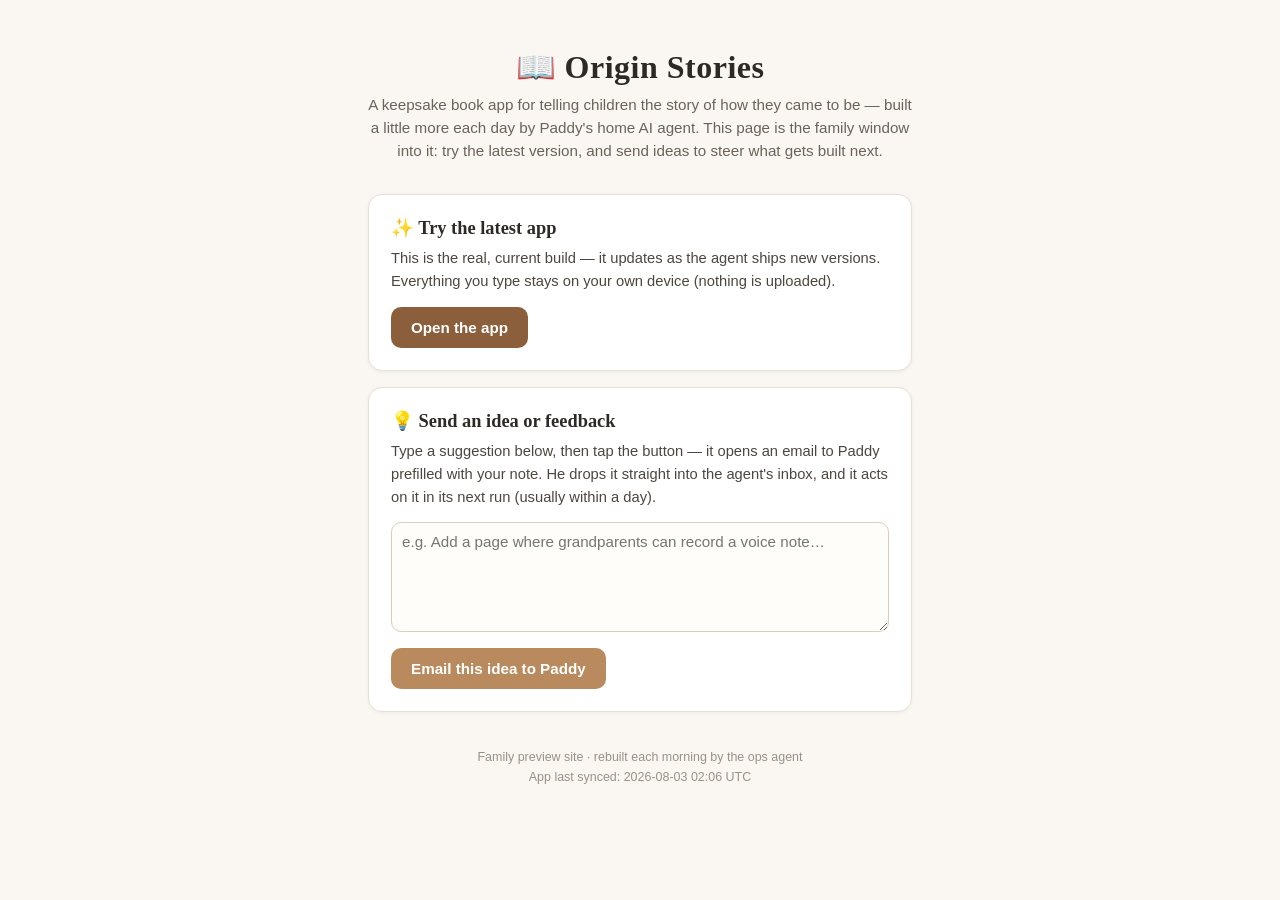
<file: index.html>
<!DOCTYPE html>
<html lang="en">
<head>
<meta charset="UTF-8">
<meta name="viewport" content="width=device-width, initial-scale=1.0">
<meta name="robots" content="noindex">
<title>Origin Stories — Family Preview</title>
<style>
  :root { --bg:#faf7f2; --card:#ffffff; --ink:#2d2a26; --accent:#8b5e3c; --accent2:#b98a5e; }
  * { box-sizing:border-box; margin:0; padding:0; }
  body { font-family:Georgia,'Times New Roman',serif; background:var(--bg); color:var(--ink);
         min-height:100vh; display:flex; flex-direction:column; align-items:center; padding:24px 16px 48px; }
  header { text-align:center; margin:24px 0 8px; }
  h1 { font-size:2rem; letter-spacing:.5px; }
  .sub { font-family:-apple-system,BlinkMacSystemFont,sans-serif; color:#6b635a; margin-top:8px;
         font-size:.95rem; max-width:34rem; line-height:1.5; }
  main { width:100%; max-width:34rem; display:flex; flex-direction:column; gap:16px; margin-top:24px; }
  .card { background:var(--card); border:1px solid #e8e0d5; border-radius:14px; padding:22px;
          box-shadow:0 1px 4px rgba(0,0,0,.05); }
  .card h2 { font-size:1.15rem; margin-bottom:8px; }
  .card p { font-family:-apple-system,BlinkMacSystemFont,sans-serif; font-size:.92rem;
            line-height:1.55; color:#4d463e; margin-bottom:14px; }
  .btn { display:inline-block; background:var(--accent); color:#fff; text-decoration:none;
         font-family:-apple-system,BlinkMacSystemFont,sans-serif; font-weight:600;
         padding:12px 20px; border-radius:10px; font-size:.95rem; }
  .btn.secondary { background:var(--accent2); }
  .btn:active { opacity:.85; }
  textarea { width:100%; min-height:110px; font-family:-apple-system,BlinkMacSystemFont,sans-serif;
             font-size:.95rem; padding:10px; border:1px solid #d8cec0; border-radius:10px;
             background:#fffdf9; resize:vertical; margin-bottom:12px; }
  footer { font-family:-apple-system,BlinkMacSystemFont,sans-serif; font-size:.78rem;
           color:#9a9188; margin-top:36px; text-align:center; line-height:1.6; }
</style>
</head>
<body>
<header>
  <h1>📖 Origin Stories</h1>
  <p class="sub">A keepsake book app for telling children the story of how they came to be —
  built a little more each day by Paddy's home AI agent. This page is the family window into it:
  try the latest version, and send ideas to steer what gets built next.</p>
</header>
<main>
  <div class="card">
    <h2>✨ Try the latest app</h2>
    <p>This is the real, current build — it updates as the agent ships new versions.
    Everything you type stays on your own device (nothing is uploaded).</p>
    <a class="btn" href="app/index.html">Open the app</a>
  </div>
  <div class="card">
    <h2>💡 Send an idea or feedback</h2>
    <p>Type a suggestion below, then tap the button — it opens an email to Paddy prefilled with
    your note. He drops it straight into the agent's inbox, and it acts on it in its next run
    (usually within a day).</p>
    <textarea id="idea" placeholder="e.g. Add a page where grandparents can record a voice note…"></textarea>
    <a class="btn secondary" id="send" href="#">Email this idea to Paddy</a>
  </div>
</main>
<footer>
  Family preview site · rebuilt each morning by the ops agent<br>
  <span id="stamp"></span>
</footer>
<script>
  document.getElementById('send').addEventListener('click', function (e) {
    e.preventDefault();
    var idea = document.getElementById('idea').value.trim() || '(wrote nothing — just saying hi)';
    location.href = 'mailto:paddyboroughs@gmail.com'
      + '?subject=' + encodeURIComponent('Origin Stories idea (for the identity-book agent)')
      + '&body=' + encodeURIComponent(idea + '\n\n— sent from the family preview site');
  });
  fetch('last-sync.txt').then(function(r){return r.ok?r.text():''}).then(function(t){
    if (t) document.getElementById('stamp').textContent = 'App last synced: ' + t.trim();
  }).catch(function(){});
</script>
</body>
</html>
</file>
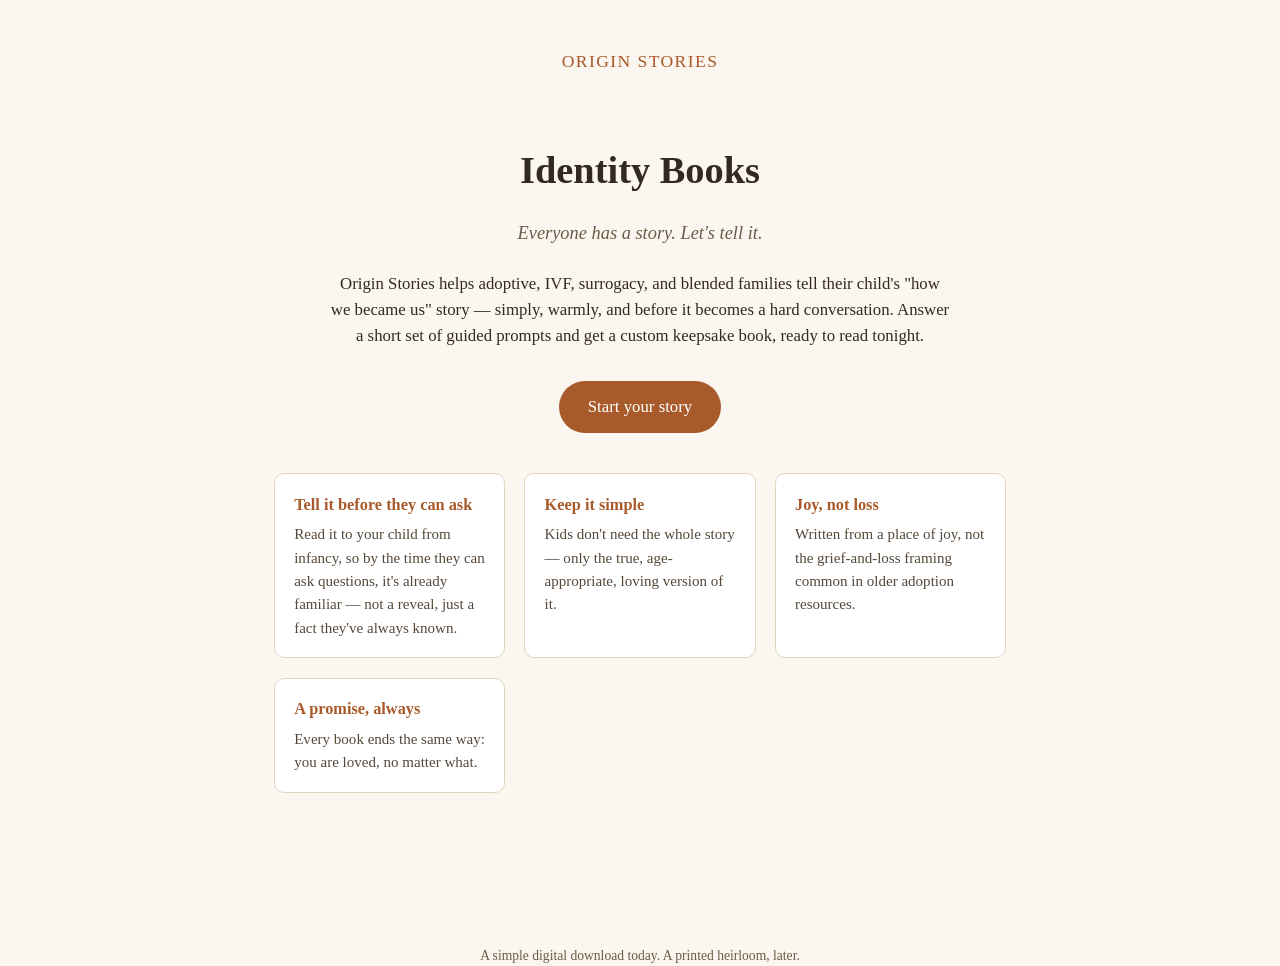
<file: app/index.html>
<!doctype html>
<html lang="en">
<head>
  <meta charset="utf-8" />
  <meta name="viewport" content="width=device-width, initial-scale=1" />
  <title>Origin Stories: Identity Books</title>
  <meta name="description" content="A guided-prompt platform that turns your family's story into a custom keepsake book, for adoptive, IVF, surrogacy, and blended families." />
  <meta property="og:type" content="website" />
  <meta property="og:title" content="Origin Stories: Identity Books" />
  <meta property="og:description" content="Answer a short set of guided prompts and turn your family's &quot;how we became us&quot; story into a custom keepsake book — for adoptive, IVF, surrogacy, and blended families." />
  <!-- og:image/twitter:image and og:url must be absolute — most link-preview
       crawlers (Facebook, Slack, X/Twitter, iMessage) silently ignore relative
       image URLs. Pointed at the current known live deployment
       (ops/family-site, a separate project); update if that URL ever changes. -->
  <meta property="og:url" content="https://origin-stories-family.netlify.app/app/index.html" />
  <meta property="og:image" content="https://origin-stories-family.netlify.app/app/assets/og-image.png" />
  <meta property="og:image:width" content="1200" />
  <meta property="og:image:height" content="630" />
  <meta name="twitter:card" content="summary_large_image" />
  <meta name="twitter:title" content="Origin Stories: Identity Books" />
  <meta name="twitter:description" content="Answer a short set of guided prompts and turn your family's &quot;how we became us&quot; story into a custom keepsake book." />
  <meta name="twitter:image" content="https://origin-stories-family.netlify.app/app/assets/og-image.png" />
  <meta http-equiv="Content-Security-Policy" content="default-src 'self'; script-src 'none'; style-src 'self' 'unsafe-inline'; img-src 'self' data:; font-src 'self'; connect-src 'self'; object-src 'none'; base-uri 'self'; form-action 'none';" />
  <link rel="icon" href="data:image/svg+xml,%3Csvg xmlns='http://www.w3.org/2000/svg' viewBox='0 0 100 100'%3E%3Ctext y='.9em' font-size='90'%3E%F0%9F%93%96%3C/text%3E%3C/svg%3E" />
  <link rel="stylesheet" href="css/style.css" />
</head>
<body>
  <header class="site">
    <div class="logo">Origin Stories</div>
  </header>

  <main class="wrap" style="text-align:center;">
    <h1 class="hero">Identity Books</h1>
    <p class="tagline">Everyone has a story. Let's tell it.</p>
    <p class="lede">
      Origin Stories helps adoptive, IVF, surrogacy, and blended families tell their
      child's "how we became us" story — simply, warmly, and before it becomes a hard
      conversation. Answer a short set of guided prompts and get a custom keepsake
      book, ready to read tonight.
    </p>
    <a class="btn" href="book.html">Start your story</a>

    <div class="principles">
      <div class="principle">
        <h2>Tell it before they can ask</h2>
        <p>Read it to your child from infancy, so by the time they can ask questions, it's already familiar — not a reveal, just a fact they've always known.</p>
      </div>
      <div class="principle">
        <h2>Keep it simple</h2>
        <p>Kids don't need the whole story — only the true, age-appropriate, loving version of it.</p>
      </div>
      <div class="principle">
        <h2>Joy, not loss</h2>
        <p>Written from a place of joy, not the grief-and-loss framing common in older adoption resources.</p>
      </div>
      <div class="principle">
        <h2>A promise, always</h2>
        <p>Every book ends the same way: you are loved, no matter what.</p>
      </div>
    </div>
  </main>

  <footer class="site">
    A simple digital download today. A printed heirloom, later.
  </footer>
</body>
</html>
</file>
<file: app/css/style.css>
:root {
  /* The page is a fixed light theme with no dark variant; without this,
     some browsers render native controls (<select>, the file-input button)
     in dark UA chrome under a dark OS setting, clashing with the cream
     page (found 2026-07-22). */
  color-scheme: light;
  --cream: #fbf6ef;
  --ink: #33291f;
  --warm: #c9713a;
  --warm-dark: #a85a2a;
  --soft: #eee1cf;
  --line: #e2d4bf;
  --font-body: Georgia, 'Iowan Old Style', 'Palatino Linotype', serif;
  --font-display: 'Iowan Old Style', Georgia, serif;
}

/* Per-story-type accent palettes, set via body[data-theme] once a story type
   is picked (see js/app.js). Kept in sync with the PDF's THEMES object so the
   on-screen preview and the downloaded book match. --ink stays constant. */
body[data-theme='surrogacy'] {
  --warm: #5a8c96;
  --warm-dark: #3a6670;
  --soft: #cce2e4;
  --cream: #f2f8f7;
  --line: #cfe0e2;
}

body[data-theme='ivf'] {
  --warm: #8e6ea8;
  --warm-dark: #684a82;
  --soft: #dfd2e8;
  --cream: #f8f4fb;
  --line: #ded0e6;
}

body[data-theme='blended'] {
  --warm: #7c9460;
  --warm-dark: #5a7040;
  --soft: #d8e2c8;
  --cream: #f7f9f1;
  --line: #d9e2cd;
}

* { box-sizing: border-box; }

html, body {
  margin: 0;
  padding: 0;
  color: var(--ink);
  font-family: var(--font-body);
  line-height: 1.55;
  transition: background 0.2s ease;
}

/* Only `body` gets `--cream` re-themed per story type (see
   body[data-theme='...'] above) -- CSS custom properties don't cascade
   UPWARD, so if `html` also declared its own `background: var(--cream)`
   it would resolve against :root's default and never re-theme, even
   though `body`'s own background looks correct. Per the CSS spec, the
   browser paints the actual viewport/scrollbar-overscroll canvas from the
   ROOT element's background when it has one -- so declaring it on `html`
   left a wrong-colored strip visible below short content and during
   elastic overscroll bounce on any of the 3 non-default themes. Leaving
   `html` with no background at all makes the browser fall back to
   `body`'s, which already resolves correctly per-theme. Found by a
   fresh-eyes review 2026-08-01. */
body {
  background: var(--cream);
}

a { color: var(--warm-dark); }

.wrap {
  max-width: 780px;
  margin: 0 auto;
  padding: 2.5rem 1.5rem 4rem;
}

header.site {
  text-align: center;
  padding: 3rem 1.5rem 1rem;
}

header.site .logo {
  font-family: var(--font-display);
  font-size: 1.1rem;
  letter-spacing: 0.08em;
  text-transform: uppercase;
  color: var(--warm-dark);
}

h1.hero {
  font-family: var(--font-display);
  font-size: 2.4rem;
  margin: 0.6rem 0 0.4rem;
}

.tagline {
  font-size: 1.15rem;
  font-style: italic;
  color: #6b5c48;
  margin-bottom: 1.5rem;
}

.lede {
  font-size: 1.05rem;
  max-width: 620px;
  margin: 0 auto 2rem;
}

.btn {
  display: inline-block;
  background: var(--warm-dark);
  color: #fff;
  padding: 0.8rem 1.8rem;
  border-radius: 999px;
  text-decoration: none;
  font-family: var(--font-body);
  font-size: 1.05rem;
  border: none;
  cursor: pointer;
  transition: filter 0.15s ease;
}

/* :not(:disabled) matters here even though .btn:disabled (below) never sets
   `filter`: hovering a disabled button (Download before required fields are
   filled, or Prev/Next at the first/last preview page) still visibly
   darkened it ~9-12% under the cursor despite cursor:not-allowed already
   saying it's inert — the earlier .btn.secondary:hover fix only guarded the
   background/color properties it shared with .btn:disabled, so this
   same-element, different-property rule slipped through unnoticed. Found by
   a fresh-eyes review 2026-07-26. */
.btn:hover:not(:disabled) { filter: brightness(0.88); }

.btn.secondary {
  background: transparent;
  color: var(--warm-dark);
  border: 1.5px solid var(--warm);
}

/* color switches to --ink (not --warm-dark) on hover: --warm-dark on --soft
   computes to only 3.92:1/4.09:1 in the adoption/blended themes, below the
   4.5:1 AA minimum — --ink clears 9.8-11.0:1 in every theme (see
   :root/body[data-theme] above). :not(:disabled) matters here: this
   selector's specificity (.btn.secondary:hover, 3 classes) otherwise beats
   .btn:disabled's (2 classes) below regardless of source order, so hovering
   a disabled Prev/Next button (at the first/last preview page) would paint
   it with this "active-looking" highlight instead of staying visibly
   disabled — a real bug found by a fresh-eyes review 2026-07-23. */
.btn.secondary:hover:not(:disabled) { background: var(--soft); color: var(--ink); }

.link-btn {
  background: none;
  border: none;
  padding: 0;
  color: var(--warm-dark);
  text-decoration: underline;
  cursor: pointer;
  font-size: inherit;
  font-family: inherit;
}

.link-btn:hover { filter: brightness(0.8); }

/* Standard visually-hidden-but-still-announced pattern: off-screen via
   absolute positioning + clip, not display:none/visibility:hidden (those
   remove an element from the accessibility tree, defeating an aria-live
   region entirely). Used for #page-announcer, which exists purely to give
   screen readers the current preview page's real text on navigation. */
.sr-only {
  position: absolute;
  width: 1px;
  height: 1px;
  padding: 0;
  margin: -1px;
  overflow: hidden;
  clip: rect(0, 0, 0, 0);
  white-space: nowrap;
  border: 0;
}

/* Neither .btn's white text (for the plain Download button, disabled by
   default until required fields are filled) nor .btn.secondary's themed
   --warm-dark text (for the Prev/Next buttons, disabled at the first/last
   preview page) stay readable against this tan disabled background —
   white measures ~1.82:1, --warm-dark 2.78-4.00:1 depending on theme, all
   below 4.5:1 (found live 2026-07-22). --ink is a constant across every
   theme and clears 7.83:1 here, so one override fixes both button variants. */
.btn:disabled {
  background: #cbbfa9;
  color: var(--ink);
  cursor: not-allowed;
}

.principles {
  display: grid;
  grid-template-columns: repeat(auto-fit, minmax(200px, 1fr));
  gap: 1.2rem;
  margin: 2.5rem 0;
  text-align: left;
}

.principle {
  background: #fff;
  border: 1px solid var(--line);
  border-radius: 10px;
  padding: 1.1rem 1.2rem;
}

.principle h2 {
  margin: 0 0 0.4rem;
  font-family: var(--font-display);
  font-size: 1.02rem;
  color: var(--warm-dark);
}

.principle p { margin: 0; font-size: 0.94rem; color: #55483a; }

footer.site {
  text-align: center;
  color: #6b5c48;
  font-size: 0.85rem;
  margin-top: 3rem;
}

/* --- book flow --- */

.story-types {
  display: grid;
  grid-template-columns: repeat(auto-fit, minmax(160px, 1fr));
  gap: 1rem;
  margin: 1.5rem 0 2rem;
}

.story-type-card {
  appearance: none;
  -webkit-appearance: none;
  width: 100%;
  margin: 0;
  color: var(--ink);
  background: #fff;
  border: 2px solid var(--line);
  border-radius: 12px;
  padding: 1.2rem 1rem;
  text-align: center;
  cursor: pointer;
  font-family: var(--font-body);
  font-size: 1rem;
}

.story-type-card:hover { border-color: var(--warm); }
.story-type-card.selected {
  border-color: var(--warm);
  background: var(--soft);
}

.card {
  background: #fff;
  border: 1px solid var(--line);
  border-radius: 12px;
  padding: 1.6rem;
  margin-bottom: 1.5rem;
}

.field { margin-bottom: 1.3rem; }

.field label {
  display: block;
  font-weight: bold;
  margin-bottom: 0.3rem;
  color: var(--warm-dark);
}

.field .hint {
  display: block;
  font-size: 0.85rem;
  font-style: italic;
  color: #6b5c48;
  margin-bottom: 0.5rem;
}

.field input[type=text],
.field select {
  width: 100%;
  font-family: var(--font-body);
  font-size: 1rem;
  padding: 0.6rem 0.7rem;
  border: 1px solid var(--line);
  border-radius: 8px;
  background: var(--cream);
  color: var(--ink);
}

.field select { cursor: pointer; }

.photo-upload {
  display: flex;
  align-items: center;
  gap: 0.8rem;
  flex-wrap: wrap;
}

.photo-upload input[type=file] {
  /* A native file input's intrinsic content width (its button + filename
     text) doesn't shrink to fit a narrow flex container on its own —
     unlike every other input in the form, it needs an explicit cap. */
  max-width: 100%;
  min-width: 0;
}

.photo-thumb {
  width: 64px;
  height: 64px;
  object-fit: cover;
  border-radius: 50%;
  border: 1px solid var(--line);
}

.photo-upload-error {
  flex-basis: 100%;
  margin: 0;
  font-size: 0.85rem;
  color: #b3261e;
}

.builder-grid {
  display: grid;
  /* minmax(0, ...) — without it, a bare `1fr` track can't shrink below its
     content's min-content width (here, the non-wrapping preview-controls
     row), so the grid — and the whole page — blows out horizontally on
     narrow viewports instead of the content wrapping/shrinking to fit. */
  grid-template-columns: minmax(0, 1.1fr) minmax(0, 1fr);
  gap: 2rem;
}

.preview-sticky {
  position: sticky;
  top: 1.5rem;
}

@media (max-width: 700px) {
  .builder-grid { grid-template-columns: minmax(0, 1fr); }
  .preview-sticky { position: static; }
}

/* book preview — sized to match the downloaded PDF's US-letter portrait
   page (612 x 792pt) exactly, and styled like an open book page (spine
   shadow + corner dots echoing the PDF's drawPageFrame) rather than a flat
   slide. */

.book-preview {
  background:
    radial-gradient(circle 3px at 15px 15px, var(--warm-dark) 99%, transparent 100%),
    radial-gradient(circle 3px at calc(100% - 15px) 15px, var(--warm-dark) 99%, transparent 100%),
    radial-gradient(circle 3px at 15px calc(100% - 15px), var(--warm-dark) 99%, transparent 100%),
    radial-gradient(circle 3px at calc(100% - 15px) calc(100% - 15px), var(--warm-dark) 99%, transparent 100%),
    #fff;
  border: 1.5px solid var(--warm);
  border-radius: 6px;
  box-shadow: 0 10px 28px rgba(60, 45, 25, 0.18);
  aspect-ratio: 612 / 792;
  max-width: 360px;
  width: 100%;
  padding: 2.6rem 2rem;
  display: flex;
  flex-direction: column;
  justify-content: center;
  align-items: center;
  text-align: center;
  margin: 0 auto 1rem;
}

.book-preview::before {
  content: '';
  position: absolute;
  left: -1.5px;
  top: 8px;
  bottom: 8px;
  width: 16px;
  background: linear-gradient(to right, rgba(60, 45, 25, 0.16), rgba(60, 45, 25, 0));
  border-radius: 6px 0 0 6px;
  pointer-events: none;
}

.book-preview .page-text {
  font-family: var(--font-display);
  font-size: 1.3rem;
  color: var(--ink);
}

.book-preview .page-title {
  font-family: var(--font-display);
  font-size: 1.9rem;
  color: var(--warm-dark);
}

.preview-photo {
  width: 110px;
  height: 110px;
  object-fit: cover;
  border-radius: 50%;
  border: 3px solid var(--warm);
  margin-bottom: 0.9rem;
}

.preview-scene {
  width: 72%;
  max-width: 210px;
  border-radius: 12px;
  margin-bottom: 0.9rem;
  box-shadow: 0 4px 14px rgba(60, 45, 25, 0.15);
}

/* avatar builder */

.avatar-builder {
  border: 1px solid var(--line);
  border-radius: 10px;
  padding: 1rem 1.1rem;
  background: var(--cream);
}

.avatar-thumb {
  display: block;
  width: 84px;
  height: 84px;
  border-radius: 50%;
  border: 2px solid var(--warm);
  margin: 0 auto 0.9rem;
}

.avatar-row { margin-bottom: 0.7rem; }
.avatar-row:last-child { margin-bottom: 0; }

.avatar-row-label {
  display: block;
  font-size: 0.8rem;
  color: #6b5c48;
  margin-bottom: 0.35rem;
}

.swatch-row,
.style-btn-row {
  display: flex;
  flex-wrap: wrap;
  gap: 0.5rem;
}

.swatch {
  width: 28px;
  height: 28px;
  border-radius: 50%;
  /* Unlike other bordered controls, this circle's own fill IS the choice it
     represents (skin/hair/eye tone) — the themed --line token is deliberately
     subtle everywhere else because the element's content already conveys the
     information, but here that same subtlety made the two lightest skin
     tones ('light'/'fair') render as edge-less, barely-visible blobs (as low
     as ~1.0:1 border-vs-fill contrast in every theme). --ink is fixed
     (doesn't vary per theme) and clears >=3:1 against most skin/hair/eye
     swatch colors; several dark ones (deep skin, black/brown hair or eyes)
     fall short of 3:1 against --ink specifically, but those fills already
     contrast well against the page itself (>=5.5:1) so the swatch still
     reads as a clearly visible solid circle without relying on the border. */
  border: 2px solid var(--ink);
  padding: 0;
  cursor: pointer;
}

/* Signal hover/selected via box-shadow only, never border-color — the
   border is fixed to --ink specifically because it's the only color proven
   to clear 3:1 against every swatch fill (see the comment above); swapping
   it to --warm/--warm-dark on hover/selected silently undid that fix for
   9 of 12 fills (as low as ~1.0:1), most visibly on the medium/brown/brown
   DEFAULT_AVATAR combo that's already selected on first paint. */
.swatch:hover { box-shadow: 0 0 0 2px var(--warm); }

.swatch.selected {
  box-shadow: 0 0 0 2px var(--warm-dark), 0 0 0 4px var(--soft);
}

.style-btn {
  padding: 0.35rem 0.7rem;
  border-radius: 999px;
  border: 1.5px solid var(--line);
  background: #fff;
  color: var(--ink);
  cursor: pointer;
  font-size: 0.82rem;
  font-family: var(--font-body);
}

.style-btn:hover { border-color: var(--warm); }

.style-btn.selected {
  border-color: var(--warm);
  background: var(--soft);
  color: var(--ink);
}

@media (forced-colors: active) {
  /* The swatch's background-color IS the choice it represents (skin tone,
     hair color, eye color) — letting forced-colors flatten it to a plain
     white circle would erase the only information it conveys. */
  .swatch {
    forced-color-adjust: none;
  }

  /* The normal (non-forced-colors) :hover feedback for these same 3
     controls is border-color/box-shadow only — also suppressed here, so a
     mouse-hovering forced-colors user saw zero visual feedback while every
     other user does. Thinner + no offset than .selected's outline so the
     two states stay visually distinct from each other. Declared BEFORE
     .selected below (equal specificity — 1 class + 1 pseudo-class each) so
     hovering an already-selected element keeps the stronger .selected
     outline, matching the normal-mode precedent (.swatch.selected's
     box-shadow is likewise declared after .swatch:hover's) instead of
     shrinking it. */
  .swatch:hover,
  .style-btn:hover,
  .story-type-card:hover {
    outline: 1px solid Highlight;
  }

  /* border-color + box-shadow/background (the normal .selected look) are
     both suppressed under forced-colors, making selected and unselected
     options render identically. Highlight is a forced-colors system
     color, so it survives and stays visible. */
  .swatch.selected,
  .style-btn.selected,
  .story-type-card.selected {
    outline: 3px solid Highlight;
    outline-offset: 2px;
  }

  /* .btn (the primary CTA — "Download your book (PDF)" / "Start your
     story") sets `border: none`, relying entirely on its background/color
     for shape — both suppressed under forced-colors, leaving it as
     unstyled text with no button affordance at all. .btn.secondary
     already survives this because it sets its own explicit border, which
     forced-colors preserves; give .btn the same explicit (normally
     invisible) border so forced-colors has something to render. */
  .btn {
    border: 1.5px solid ButtonText;
  }
}

.book-preview .page-label-inline {
  font-family: var(--font-display);
  font-style: italic;
  font-size: 0.95rem;
  color: var(--warm-dark);
  margin-bottom: 0.8rem;
}

.preview-controls {
  display: flex;
  flex-wrap: wrap;
  justify-content: center;
  align-items: center;
  gap: 1rem;
  margin-bottom: 2rem;
  font-size: 0.9rem;
  color: #6b5c48;
}

@media (max-width: 560px) {
  h1.hero { font-size: 1.8rem; }
  .book-preview { padding: 1.6rem 1.3rem; max-width: 280px; }
  .book-preview .page-text { font-size: 1.05rem; }
  .book-preview .page-title { font-size: 1.55rem; }
  .preview-scene { max-width: 160px; }
}

.print-only {
  display: none;
}

.noscript-notice {
  max-width: 32rem;
  margin: 2rem auto 3rem;
  padding: 1rem 1.25rem;
  text-align: center;
  background: var(--soft);
  border: 1px solid var(--line);
  border-radius: 8px;
}

.noscript-notice h1 {
  font-size: 1.15rem;
  margin: 0 0 0.5rem;
}

.noscript-notice p {
  margin: 0 0 0.5rem;
}

.noscript-notice p:last-child {
  margin-bottom: 0;
}

/* Printing book.html directly (e.g. Ctrl/Cmd+P) instead of using the Download
   button would otherwise print the raw form UI across many pages — show a
   plain redirect message instead. Scoped to body.book-page (book.html only) —
   index.html shares header.site/h1.hero/.lede/footer.site but is a plain
   static page with nothing broken to redirect away from, so it should just
   print normally. */
@media print {
  body.book-page header.site,
  body.book-page h1.hero,
  body.book-page main.wrap > .lede,
  body.book-page #saved-note,
  body.book-page #save-error,
  body.book-page #tab-conflict-warning,
  body.book-page .story-type-heading,
  body.book-page #story-types,
  body.book-page #form-section,
  body.book-page footer.site {
    display: none !important;
  }

  .print-only {
    display: block;
    max-width: 32rem;
    margin: 3rem auto;
    text-align: center;
    font-family: var(--font-body, sans-serif);
  }

  /* Browsers default "print backgrounds" to OFF, which drops .btn's
     var(--warm-dark) fill and leaves its white text unreadable on the bare
     page (verified via a real page.pdf({printBackground:false}) render).
     Border-color survives fine without background graphics (unlike fill),
     so fall back to .btn.secondary's already-print-safe look: no
     background, a visible border, and dark text. Only reachable on
     index.html in practice — book.html's own .btn instances are already
     inside the hidden body.book-page selectors above. */
  .btn {
    background: none !important;
    color: var(--ink) !important;
    border: 1.5px solid var(--ink) !important;
  }
}
</file>
